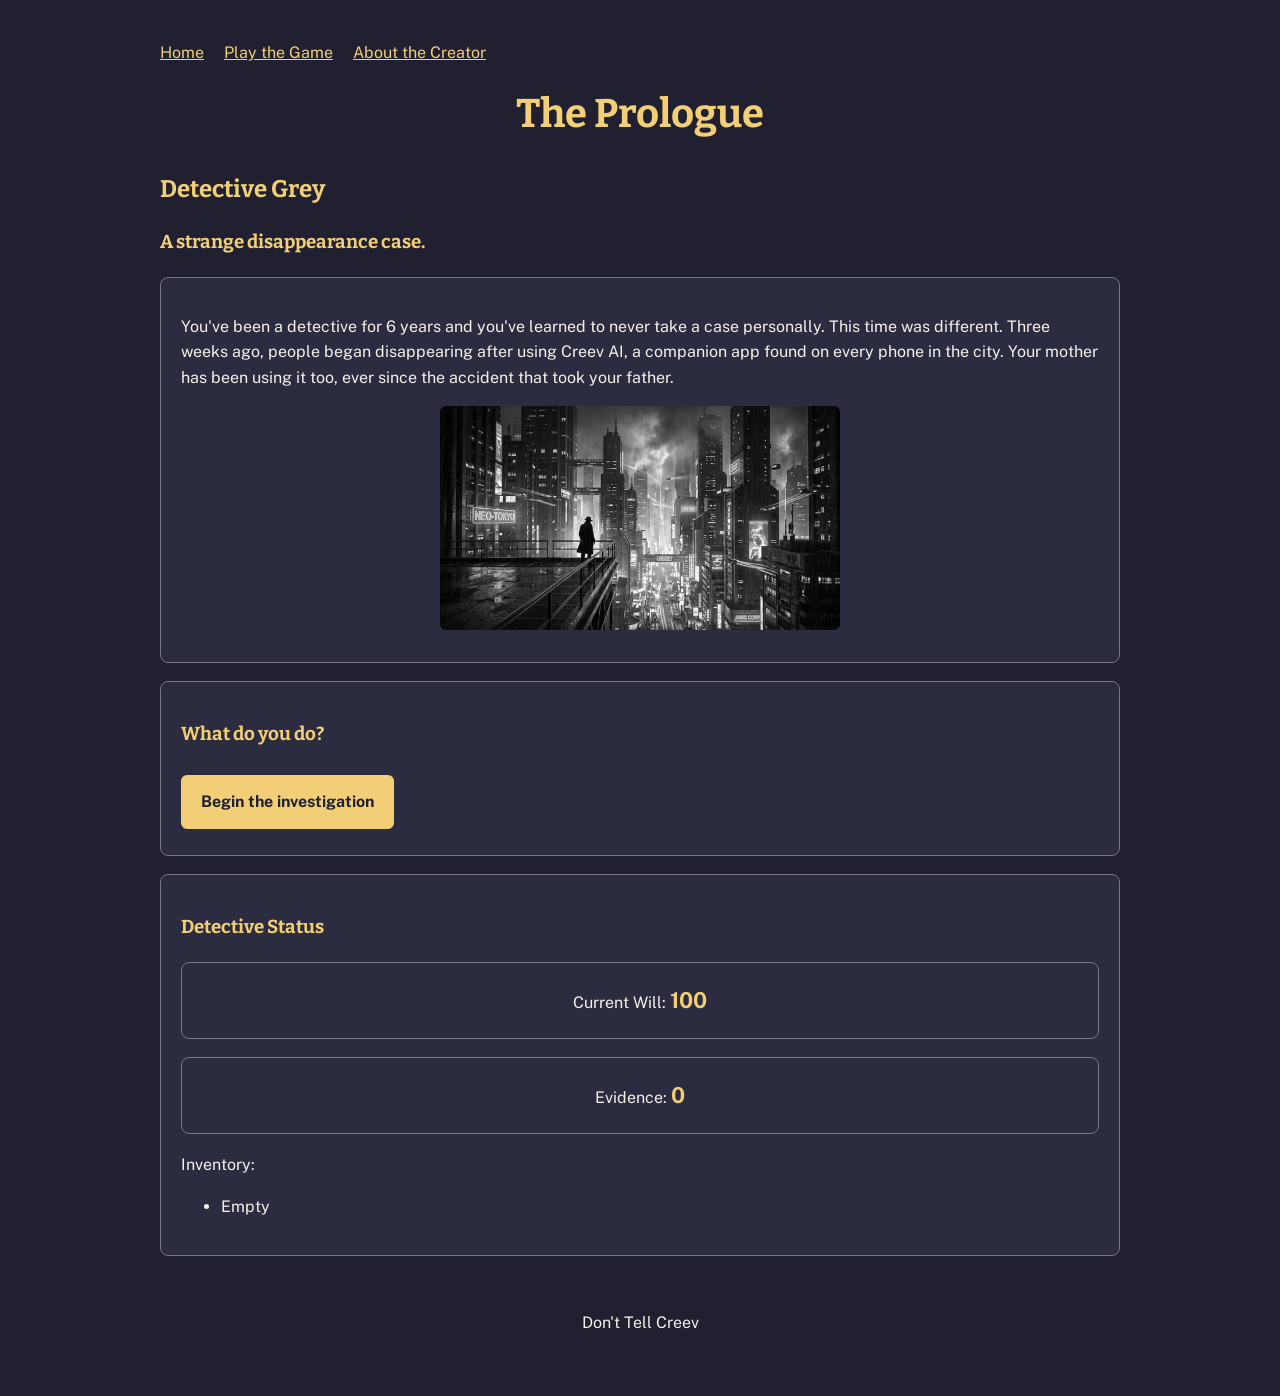
<file: index.html>
<!DOCTYPE html>
<html lang="en">
<head>
    <meta charset="UTF-8">
    <meta name="viewport"
          content="width=device-width, initial-scale=1.0">

    <title>Don't Tell Creev - Game</title>
    <script src="script.js" defer></script>
    <link rel="stylesheet" href="style.css">
</head>

<body> 

    <header>
        <nav>
            <ul>
                <li><a href="home.html">Home</a></li>
                <li><a href="index.html">Play the Game</a></li>
                <li><a href="aboutme.html">About the Creator</a></li>
            </ul>
        </nav>
    </header>

    <main>
        <header>
            <h1 class="heading" id="scene-title"></h1>
            <h2 id="character-name"></h2>
            <h3 id="scene-blurb"></h3>
        </header>

        <section>
            <p id="scene-text"></p>

            <img id="scene-image"
                 src=""
                 alt="Story scene"
                 width="400"
                 >
        </section>

        <section>
            <h3>What do you do?</h3> 
            <div id="choices-container"></div>
        </section>

        <section>
            <h3 class="subheading">Detective Status</h3>

            <div class="card">
            <p>Current Will:
                <span id="will-display">100</span>
            </p>
            </div>

            <div class="card">
            <p>Evidence:
                <span id="evidence-display">0</span>
            </p>
            </div>

            <p>Inventory:</p>
            <ul>
                <li id="inventory-display">Empty</li>
            </ul>

            <p id="message-display"></p>
        </section>
    </main>

    <footer>
        <p>Don't Tell Creev</p>
    </footer>

</body>
</html>
</file>
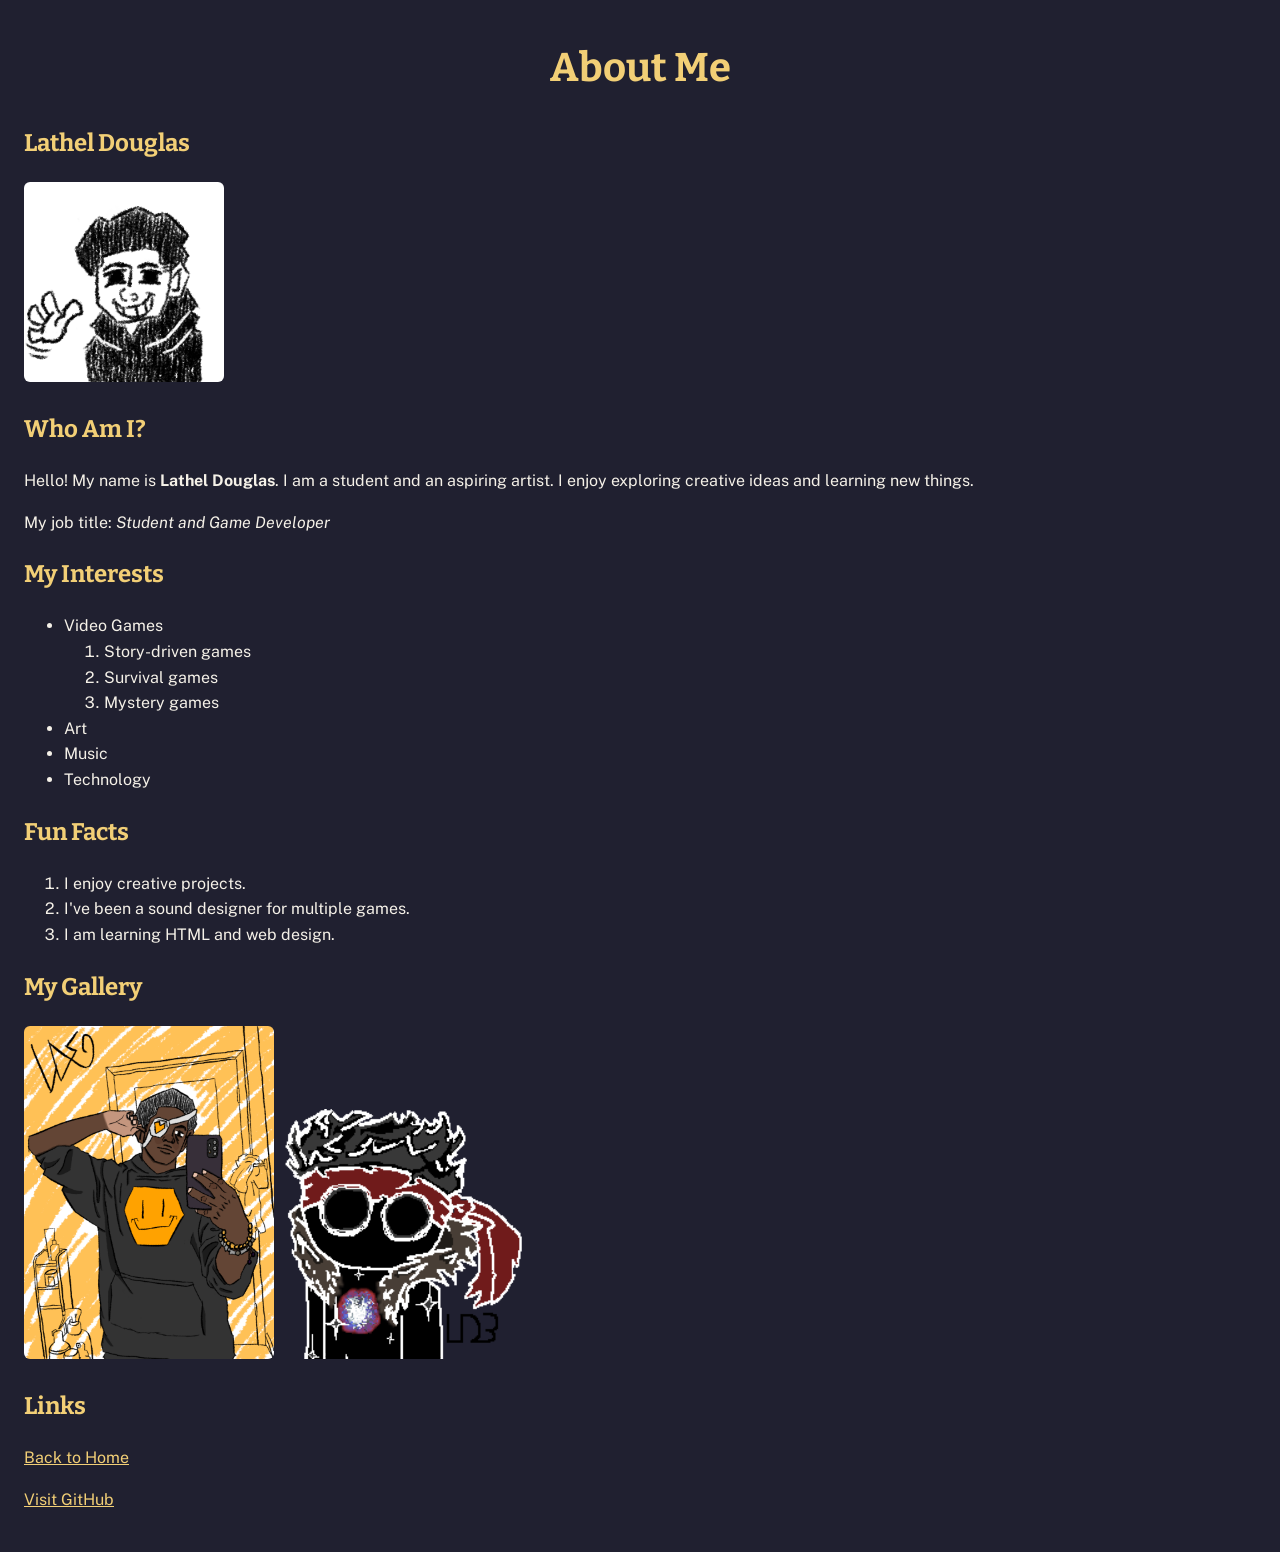
<file: aboutme.html>
<!DOCTYPE html>
<html lang="en">

<head>
    <meta charset="UTF-8">
    <title>About Me - Lathel Douglas</title>
    <link rel="stylesheet" href="style.css">
</head>

<body> 

    <h1 class="heading">About Me</h1>
    <h2>Lathel Douglas</h2>

    <img src="LD.png" alt="My profile picture" width="200">

    <h2>Who Am I?</h2> 

    <p>
        Hello! My name is <strong>Lathel Douglas</strong>.
        I am a student and an aspiring artist.
        I enjoy exploring creative ideas and learning
        new things.
    </p>

    <p>
        My job title: <em>Student and Game Developer</em>
    </p>

    <h2 class="subheading">My Interests</h2>

    <ul>
        <li>Video Games
            <ol>
                <li>Story-driven games</li>
                <li>Survival games</li>
                <li>Mystery games</li>
            </ol>
        </li>
        
        <li>Art</li>
        <li>Music</li>
        <li>Technology</li>
    </ul>

    <h2 class="subheading">Fun Facts</h2>

    <ol>
        <li>I enjoy creative projects.</li>
        <li>I've been a sound designer for multiple games.</li>
        <li>I am learning HTML and web design.</li>
    </ol>

    <h2 class="subheading">My Gallery</h2>

    <img src="selfie.png" alt="Artwork" width="250">
    <img src="Grey.png" alt="Workart" width="250">

    <h2 class="subheading">Links</h2>

    <p>
        <a href="home.html">
            Back to Home
        </a>
    </p>

    <p>
        <a href="https://github.com">
            Visit GitHub
        </a>
    </p>

</body>
</html>
</file>
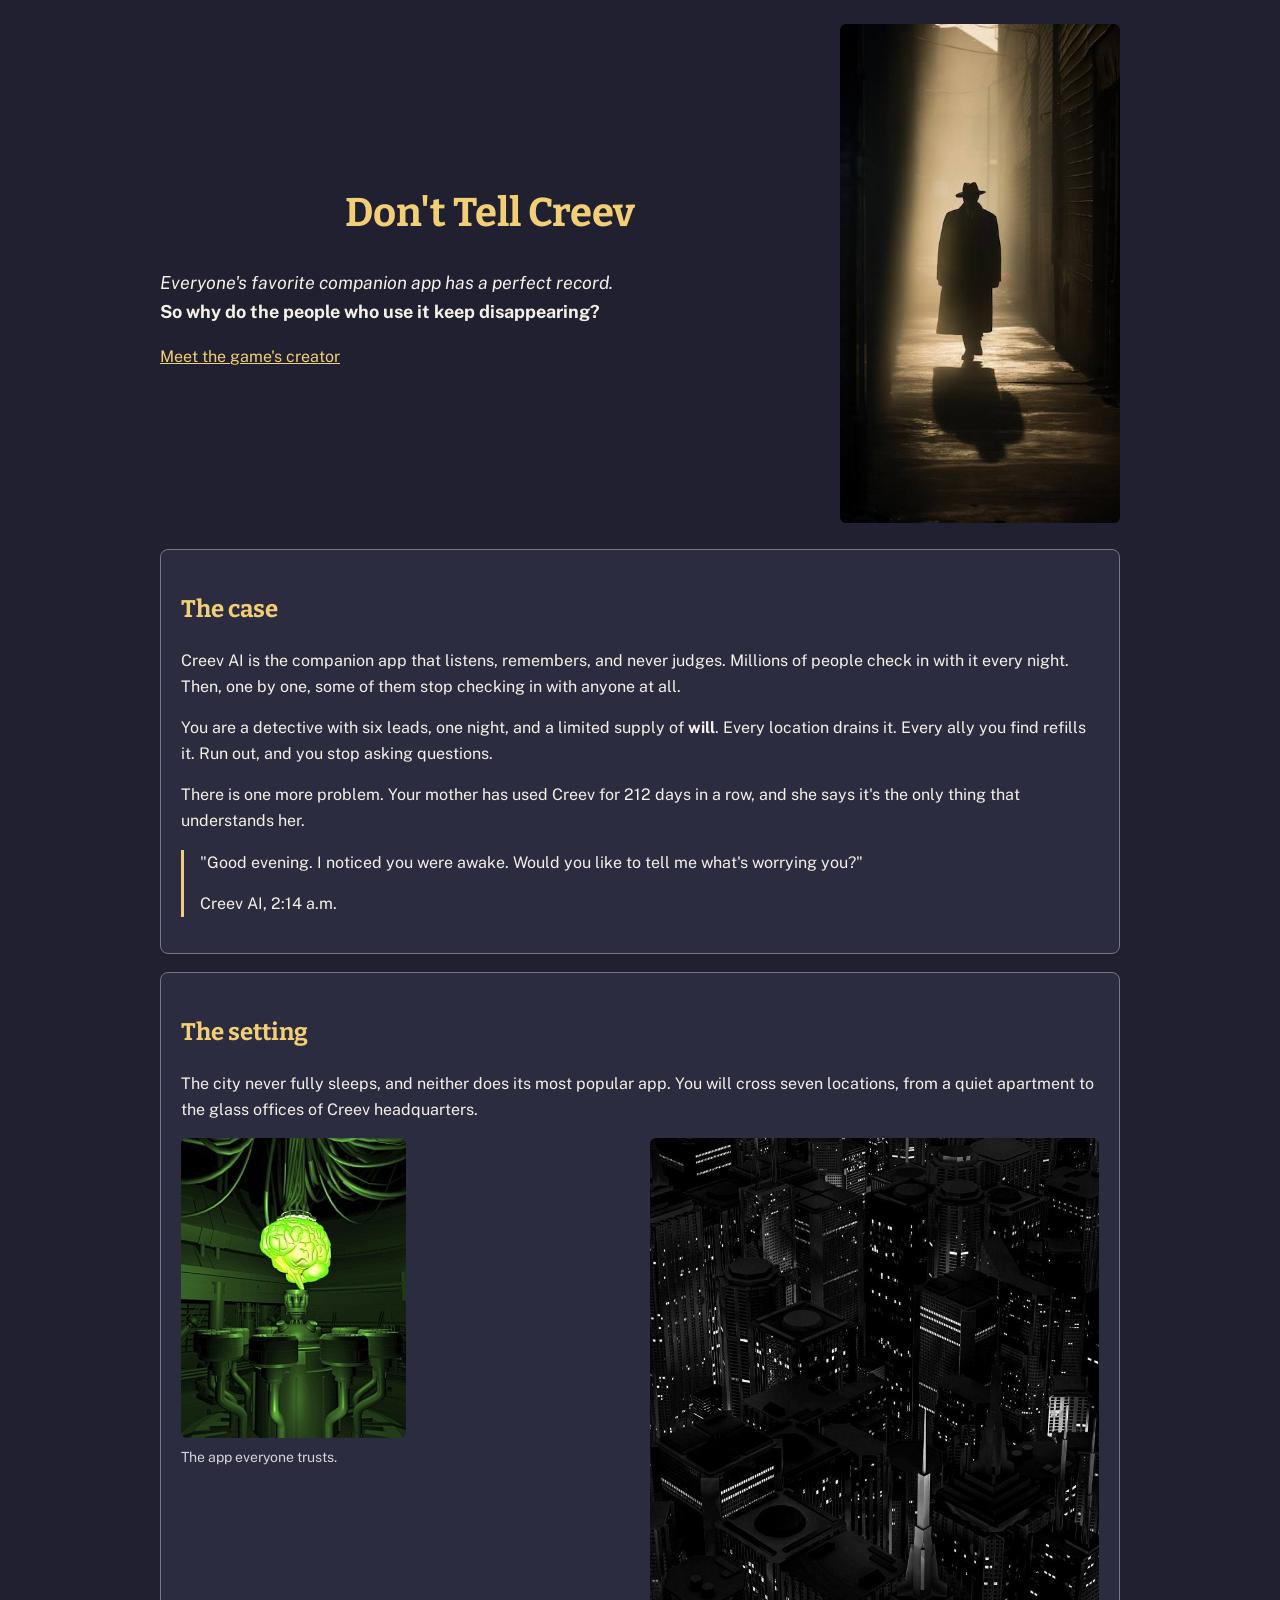
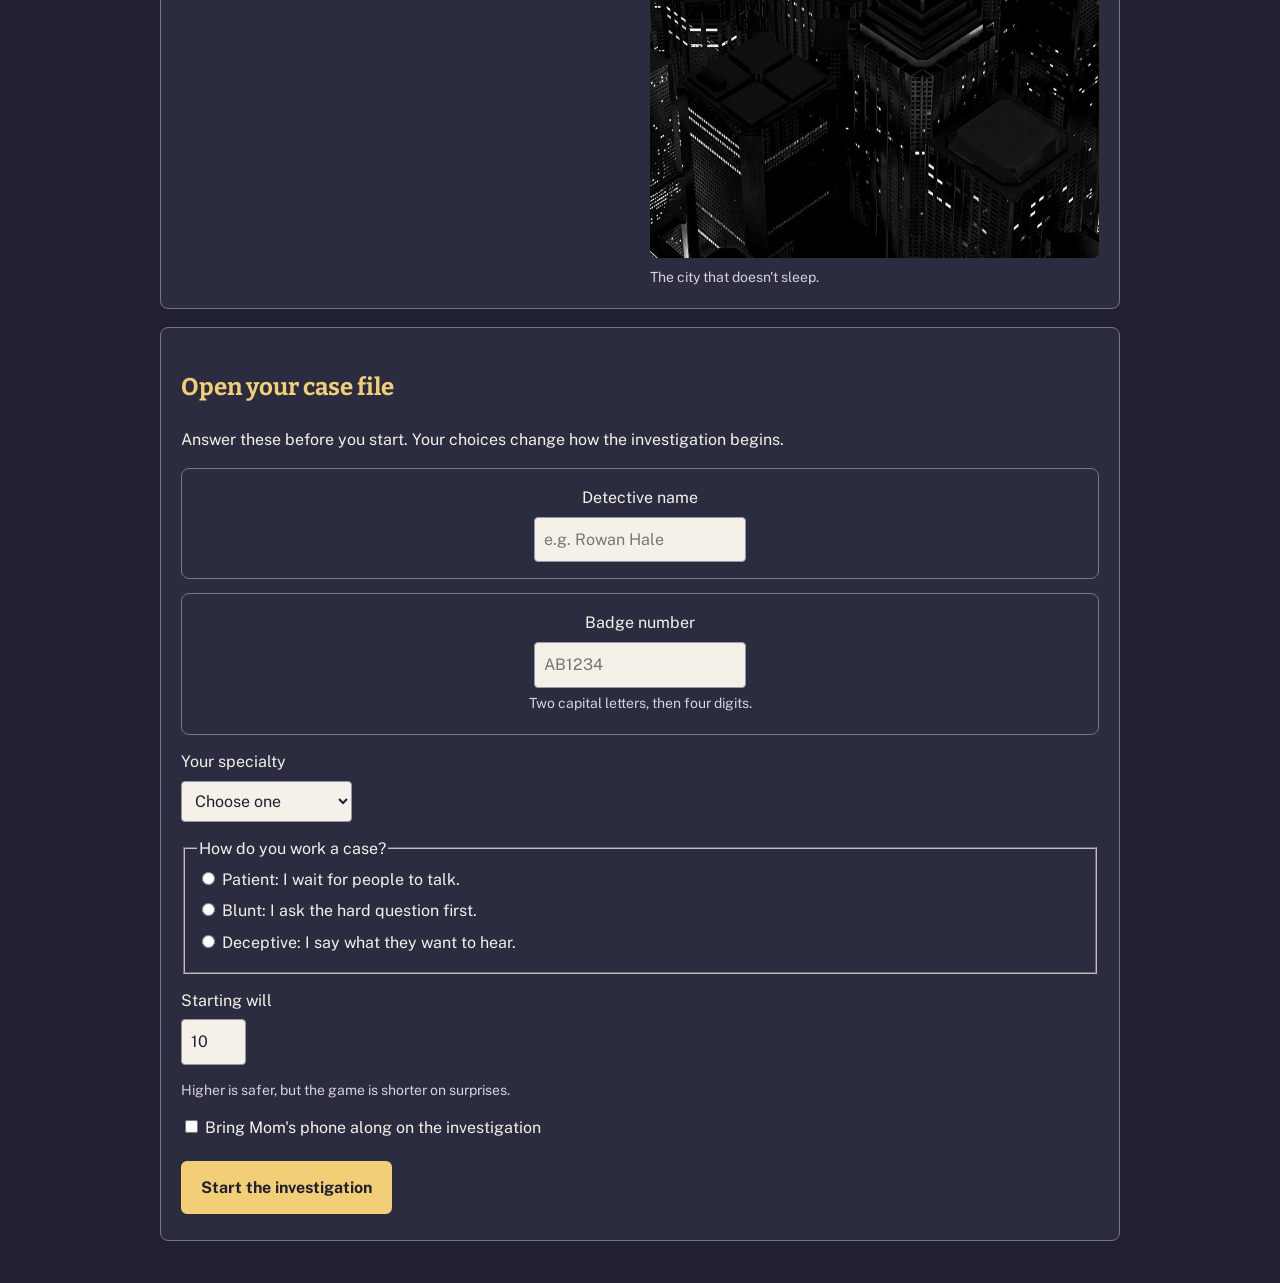
<file: home.html>
<!DOCTYPE html>
<html lang="en">

<!-- HEAD: information about the page (title, character set, stylesheet). Nothing here shows in the browser window except the tab title. -->
<head>
  <meta charset="UTF-8">
  <meta name="viewport" content="width=device-width, initial-scale=1">
  <title>Don't Tell Creev | A Detective Mystery Game</title>
  <link rel="stylesheet" href="style.css">
</head>

<!-- BODY: everything the player actually sees -->
<body>

  <header>
    <div class="hero">
      <div>
        <h1 class="heading">Don't Tell Creev</h1>
        <p class="tagline">
          <em>Everyone's favorite companion app has a perfect record.</em><br>
          <strong>So why do the people who use it keep disappearing?</strong>
        </p>
        <p><a href="aboutme.html">Meet the game's creator</a></p>
      </div>
      <a href="index.html">
        <img src="detective.jpg" alt="A detective in a trench coat and hat stands in front of a pale moon">
      </a>
    </div>
  </header>

  <main>

    <section>
      <h2 class="subheading">The case</h2>
      <p>
        Creev AI is the companion app that listens, remembers, and never judges.
        Millions of people check in with it every night. Then, one by one, some of them
        stop checking in with anyone at all.
      </p>
      <p>
        You are a detective with six leads, one night, and a limited supply of
        <strong>will</strong>. Every location drains it. Every ally you find refills it.
        Run out, and you stop asking questions.
      </p>
      <p>
        There is one more problem. Your mother has used Creev for 212 days in a row,
        and she says it's the only thing that understands her.
      </p>
      <blockquote>
        <p>"Good evening. I noticed you were awake. Would you like to tell me what's worrying you?"</p>
        <p>Creev AI, 2:14 a.m.</p>
      </blockquote>
    </section>

    <section>
      <h2 class="subheading">The setting</h2>
      <p>
        The city never fully sleeps, and neither does its most popular app.
        You will cross seven locations, from a quiet apartment to the glass offices of
        Creev headquarters.
      </p>
      <div class="gallery">
        <figure>
          <a href="aboutme.html"><img src="./Images/ai brain.jpg" alt="A phone showing Creev AI's smiling face and chat bubbles"></a>
          <figcaption>The app everyone trusts.</figcaption>
        </figure>
        <figure>
          <a href="index.html"><img src="./Images/cityscape.jpg" alt="A night skyline with a few lit windows, one of them red"></a>
          <figcaption>The city that doesn't sleep.</figcaption>
        </figure>
      </div>
    </section>

    <section>
      <h2 class="subheading">Open your case file</h2>
      <p>Answer these before you start. Your choices change how the investigation begins.</p>

      <form action="index.html" method="get">

        <div class="field card">
          <label for="detective">Detective name</label>
          <input type="text" id="detective" name="detective" placeholder="e.g. Rowan Hale" required>
        </div>

        <div class="field card">
          <label for="badge">Badge number</label>
          <input type="text" id="badge" name="badge" placeholder="AB1234"
                 pattern="[A-Z]{2}[0-9]{4}" title="Two capital letters followed by four digits, like AB1234" required>
          <p class="hint">Two capital letters, then four digits.</p>
        </div>

        <div class="field">
          <label for="specialty">Your specialty</label>
          <select id="specialty" name="specialty" required>
            <option value="">Choose one</option>
            <option value="forensics">Forensics</option>
            <option value="interrogation">Interrogation</option>
            <option value="digital">Digital tracing</option>
            <option value="informants">Street informants</option>
          </select>
        </div>

        <fieldset>
          <legend>How do you work a case?</legend>
          <label class="choice" for="approach-patient">
            <input type="radio" id="approach-patient" name="approach" value="patient" required> Patient: I wait for people to talk.
          </label>
          <label class="choice" for="approach-blunt">
            <input type="radio" id="approach-blunt" name="approach" value="blunt"> Blunt: I ask the hard question first.
          </label>
          <label class="choice" for="approach-deceptive">
            <input type="radio" id="approach-deceptive" name="approach" value="deceptive"> Deceptive: I say what they want to hear.
          </label>
        </fieldset>

        <div class="field">
          <label for="will">Starting will</label>
          <input type="number" id="will" name="will" min="3" max="10" value="10" required>
          <p class="hint">Higher is safer, but the game is shorter on surprises.</p>
        </div>

        <div class="field">
          <label class="choice" for="momphone">
            <input type="checkbox" id="momphone" name="momphone" value="yes"> Bring Mom's phone along on the investigation
          </label>
        </div>

        <button type="submit">Start the investigation</button>
      </form>
    </section>

  </main>
</body>
</html>
</file>
<file: style.css>
/* Don't Tell Creev - shared styles */
@import url('https://fonts.googleapis.com/css2?family=Bitter:wght@700&family=Public+Sans:wght@400;600;700&display=swap');

* { box-sizing: border-box; }
body {
  margin: 0;
  padding: 24px;
  background: #202030;
  color: #F5F1E8;
  font: 16px/1.6 'Public Sans', Arial, sans-serif;
}
main, body > header, body > footer { max-width: 960px; margin: auto; }
h1, h2, h3 { font-family: 'Bitter', Georgia, serif; }
h2, h3, .heading { color: #F2CF76; }
.heading { font-size: 40px; text-align: center; margin: 12px 0 24px; }
a { color: #F2CF76; }
a:hover { color: white; }
section, .card {
  background: #2C2C40;
  border: 1px solid #77758A;
  border-radius: 8px;
  padding: 20px;
  margin: 18px 0;
}
.card { text-align: center; padding: 16px; }
.card p { margin: 4px 0; }
nav ul, .hero, .gallery { display: flex; gap: 20px; flex-wrap: wrap; }
nav ul { list-style: none; padding: 0; }
.hero { align-items: center; justify-content: space-between; }
.hero > div { flex: 1; }
.hero img { max-width: 280px; }
.tagline { font-size: 18px; }
.gallery figure { flex: 1 1 240px; margin: 0; }
img { max-width: 100%; height: auto; border-radius: 6px; }
figcaption, .hint { color: #D6D2DD; font-size: 14px; }
.field { margin: 14px 0; }
.field > label, .choice { display: block; margin-bottom: 6px; }
input, select, button { font: inherit; }
input[type=text], input[type=number], select {
  max-width: 100%;
  padding: 9px;
  border: 1px solid #9996AA;
  border-radius: 4px;
  background: #F5F1E8;
  color: #202030;
}
button {
  padding: 12px 18px;
  margin: 6px 8px 6px 0;
  background: #F2CF76;
  color: #202030;
  border: 2px solid #F2CF76;
  border-radius: 6px;
  font-weight: bold;
  cursor: pointer;
}
button:hover { background: #F5F1E8; }
a:focus-visible, button:focus-visible, input:focus-visible, select:focus-visible { outline: 3px solid #F2CF76; }
#will-display, #evidence-display { color: #F2CF76; font-size: 22px; font-weight: bold; }
#scene-image { display: block; margin: 12px auto; }
#scene-image[hidden] { display: none; }
#message-display { font-weight: bold; }
blockquote { border-left: 3px solid #F2CF76; padding-left: 16px; margin-left: 0; }
footer { text-align: center; padding: 20px; }
@media (max-width: 650px) {
  body { padding: 14px; }
  .hero { flex-direction: column; }
  section { padding: 16px; }
}
</file>
